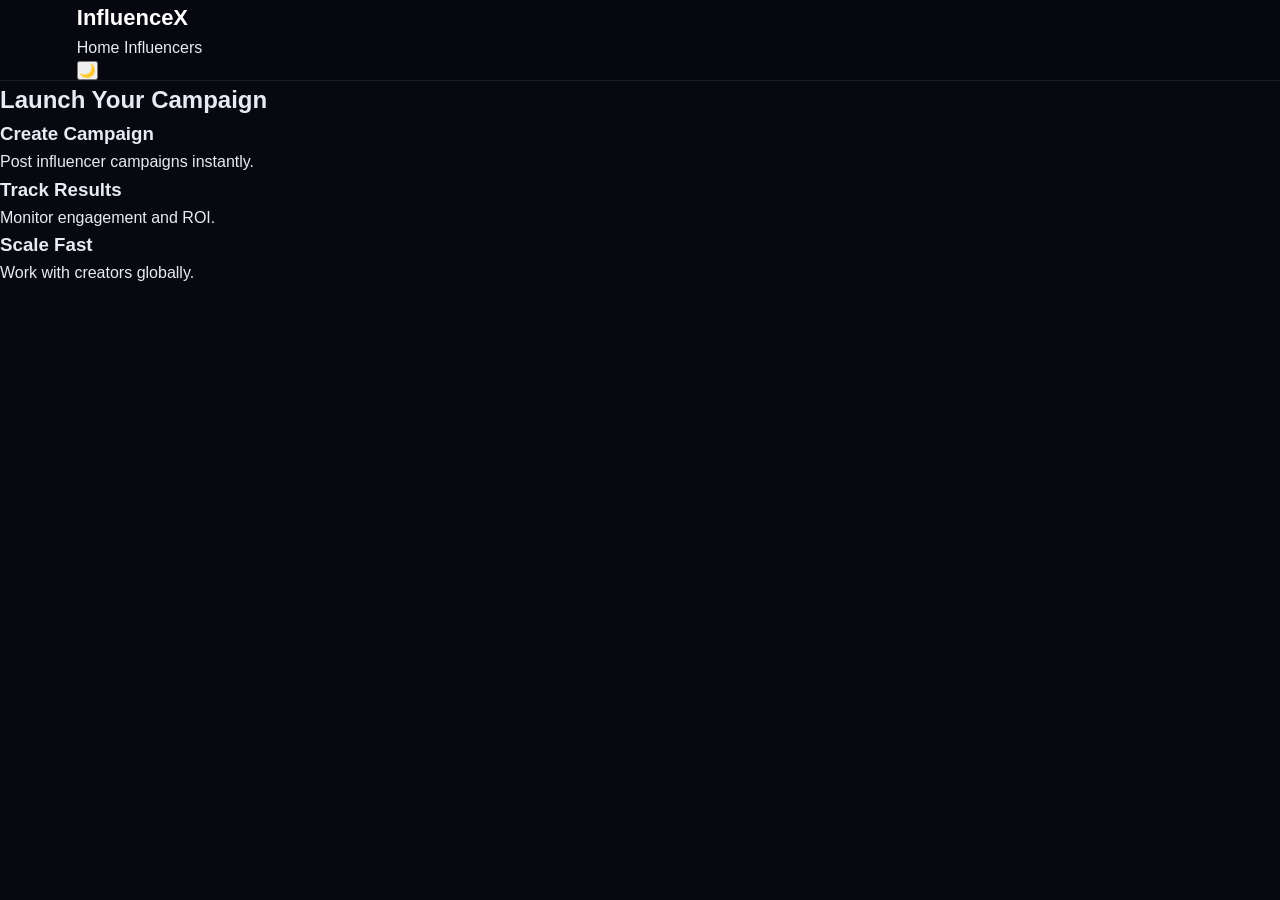
<file: brand.html>
<!DOCTYPE html>
<html lang="en">
<head>
  <meta charset="UTF-8">
  <meta name="viewport" content="width=device-width, initial-scale=1.0">
  <title>Brands</title>

  <link rel="stylesheet" href="style.css">
</head>

<body>

<header class="navbar">

  <div class="logo">InfluenceX</div>
  

  <nav>
    <a href="index.html">Home</a>
    <a href="influencers.html">Influencers</a>
  </nav>

  <div class="nav-right">

    <button id="themeToggle" class="theme-toggle">
      🌙
    </button>

  </div>

</header>

<section class="features">

  <h2>Launch Your Campaign</h2>

  <div class="feature-grid">

    <div class="feature-card">
      <h3>Create Campaign</h3>
      <p>Post influencer campaigns instantly.</p>
    </div>

    <div class="feature-card">
      <h3>Track Results</h3>
      <p>Monitor engagement and ROI.</p>
    </div>

    <div class="feature-card">
      <h3>Scale Fast</h3>
      <p>Work with creators globally.</p>
    </div>

  </div>

</section>

<script src="script.js"></script>

</body>
</html>
</file>
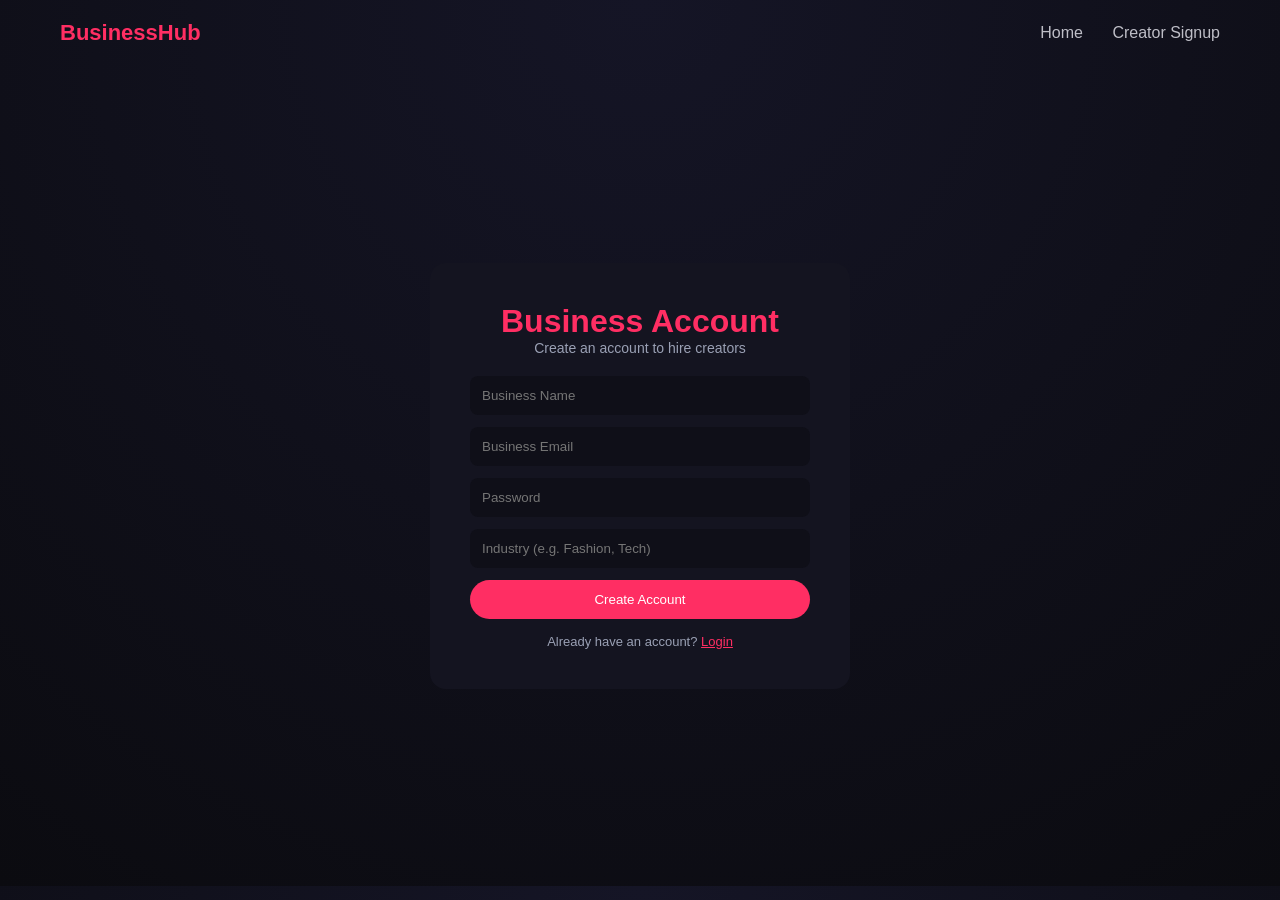
<file: business_signup.html>
<!DOCTYPE html>
<html lang="en">
<head>
<meta charset="UTF-8" />
<meta name="viewport" content="width=device-width, initial-scale=1.0"/>
<title>Business Sign Up</title>

<style>
:root {
  --primary: #ff2e63;
  --bg: #0b0b10;
  --card: #141420;
  --text: #eaeaf2;
  --muted: #9aa0b4;
}

* {
  margin: 0;
  padding: 0;
  box-sizing: border-box;
  font-family: "Segoe UI", sans-serif;
}

body {
  background: radial-gradient(circle at top, #151526, var(--bg));
  color: var(--text);
}

/* NAV */
nav {
  display: flex;
  justify-content: space-between;
  align-items: center;
  padding: 20px 60px;
}

.logo {
  color: var(--primary);
  font-size: 22px;
  font-weight: bold;
}

nav a {
  color: var(--text);
  text-decoration: none;
  margin-left: 25px;
  opacity: 0.8;
}

nav a:hover {
  color: var(--primary);
}

/* CENTER */
.wrapper {
  display: flex;
  justify-content: center;
  align-items: center;
  min-height: calc(100vh - 80px);
}

/* CARD */
.card {
  background: var(--card);
  padding: 40px;
  border-radius: 16px;
  width: 100%;
  max-width: 420px;
}

h1 {
  color: var(--primary);
  text-align: center;
}

p {
  color: var(--muted);
  text-align: center;
  margin-bottom: 20px;
  font-size: 14px;
}

input {
  width: 100%;
  padding: 12px;
  margin-bottom: 12px;
  border-radius: 8px;
  border: none;
  outline: none;
  background: #0f0f18;
  color: white;
}

button {
  width: 100%;
  padding: 12px;
  background: var(--primary);
  border: none;
  border-radius: 30px;
  color: white;
  cursor: pointer;
}

.small {
  text-align: center;
  margin-top: 15px;
  font-size: 13px;
  color: var(--muted);
}

.small a {
  color: var(--primary);
}
</style>

</head>

<body>

<!-- NAV -->
<nav>
  <div class="logo">BusinessHub</div>
  <div>
    <a href="index.html">Home</a>
    <a href="signup.html">Creator Signup</a>
  </div>
</nav>

<!-- SIGNUP -->
<div class="wrapper">
  <div class="card">
    <h1>Business Account</h1>
    <p>Create an account to hire creators</p>

    <form>
      <input type="text" placeholder="Business Name" required />
      <input type="email" placeholder="Business Email" required />
      <input type="password" placeholder="Password" required />
      <input type="text" placeholder="Industry (e.g. Fashion, Tech)" required />

      <button type="submit">Create Account</button>
    </form>

    <div class="small">
      Already have an account? <a href="#">Login</a>
    </div>
  </div>
</div>

</body>
</html>
</file>
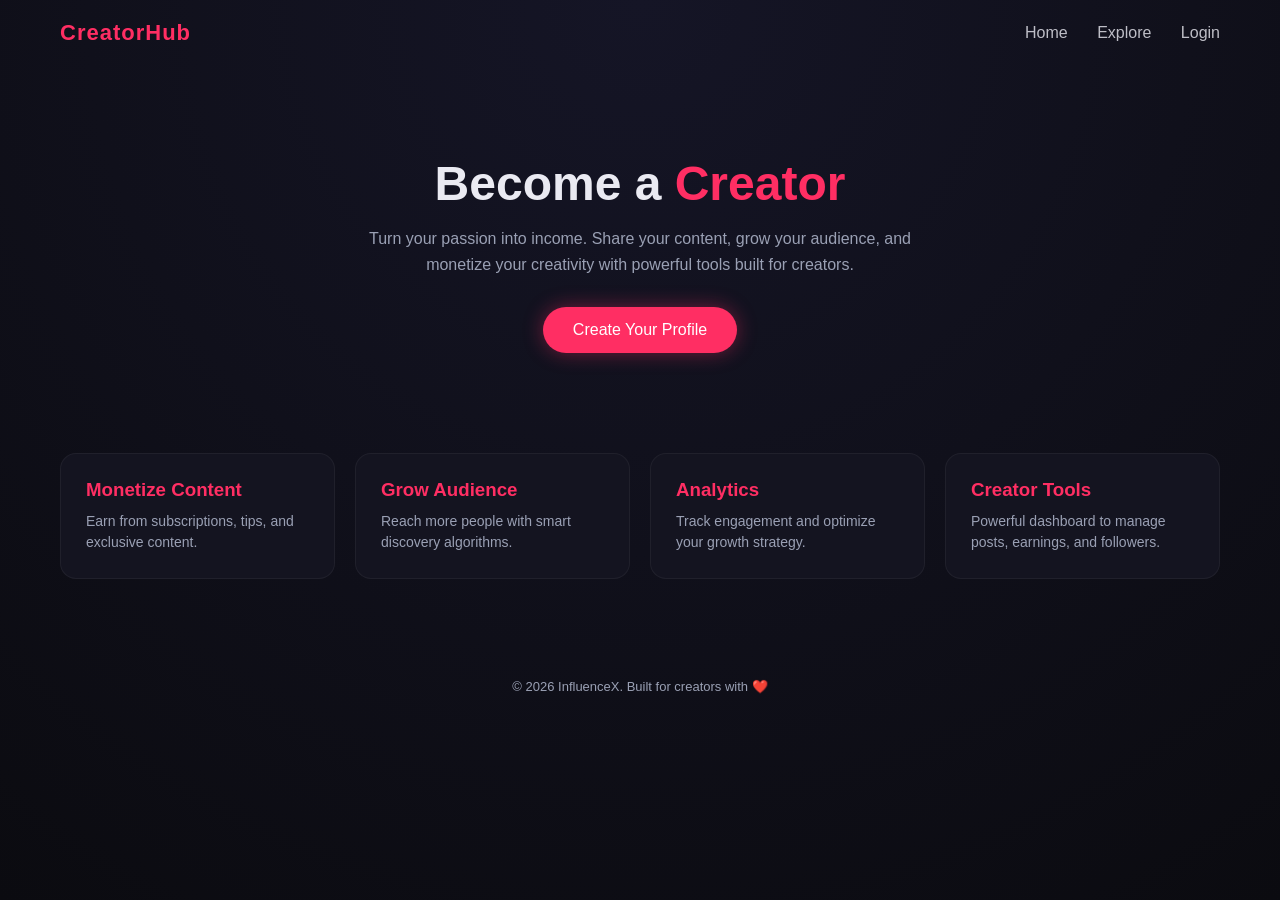
<file: creator.html>
<!DOCTYPE html>
<html lang="en">
<head>
<meta charset="UTF-8" />
<meta name="viewport" content="width=device-width, initial-scale=1.0"/>
<title>Become a Creator</title>

<style>
:root {
  --primary: #ff2e63;
  --bg: #0b0b10;
  --card: #141420;
  --text: #eaeaf2;
  --muted: #9aa0b4;
}

* {
  margin: 0;
  padding: 0;
  box-sizing: border-box;
  font-family: "Segoe UI", sans-serif;
}

body {
  background: radial-gradient(circle at top, #151526, var(--bg));
  color: var(--text);
  min-height: 100vh;
}

/* NAV */
nav {
  display: flex;
  justify-content: space-between;
  align-items: center;
  padding: 20px 60px;
}

.logo {
  color: var(--primary);
  font-size: 22px;
  font-weight: bold;
  letter-spacing: 1px;
}

nav a {
  color: var(--text);
  text-decoration: none;
  margin-left: 25px;
  opacity: 0.8;
}

nav a:hover {
  color: var(--primary);
}

/* HERO */
.hero {
  text-align: center;
  padding: 90px 20px 40px;
}

.hero h1 {
  font-size: 48px;
  margin-bottom: 15px;
}

.hero h1 span {
  color: var(--primary);
}

.hero p {
  color: var(--muted);
  max-width: 600px;
  margin: auto;
  line-height: 1.6;
}

/* BUTTON */
.cta {
  margin-top: 30px;
}

button {
  background: var(--primary);
  border: none;
  padding: 14px 30px;
  font-size: 16px;
  color: white;
  border-radius: 30px;
  cursor: pointer;
  transition: 0.3s;
  box-shadow: 0 0 20px rgba(255, 46, 99, 0.4);
}

button:hover {
  transform: translateY(-2px);
  box-shadow: 0 0 30px rgba(255, 46, 99, 0.7);
}

/* FEATURES */
.features {
  display: grid;
  grid-template-columns: repeat(auto-fit, minmax(250px, 1fr));
  gap: 20px;
  padding: 60px;
}

.card {
  background: var(--card);
  padding: 25px;
  border-radius: 16px;
  border: 1px solid rgba(255,255,255,0.05);
  transition: 0.3s;
}

.card:hover {
  transform: translateY(-5px);
  border-color: var(--primary);
}

.card h3 {
  color: var(--primary);
  margin-bottom: 10px;
}

.card p {
  color: var(--muted);
  font-size: 14px;
  line-height: 1.5;
}

/* FOOTER */
footer {
  text-align: center;
  padding: 40px;
  color: var(--muted);
  font-size: 13px;
}
</style>

</head>

<body>

<nav>
  <div class="logo">CreatorHub</div>
  <div>
    <a href="index.html">Home</a>
    <a href="#">Explore</a>
    <a href="creator_login.html">Login</a>
  </div>
</nav>

<section class="hero">
  <h1>Become a <span>Creator</span></h1>
  <p>
    Turn your passion into income. Share your content, grow your audience,
    and monetize your creativity with powerful tools built for creators.
  </p>

  <div class="cta">
    <button onclick="window.location.href='creator_signup.html'">Create Your Profile</button>
  </div>
</section>

<section class="features">
  <div class="card">
    <h3>Monetize Content</h3>
    <p>Earn from subscriptions, tips, and exclusive content.</p>
  </div>

  <div class="card">
    <h3>Grow Audience</h3>
    <p>Reach more people with smart discovery algorithms.</p>
  </div>

  <div class="card">
    <h3>Analytics</h3>
    <p>Track engagement and optimize your growth strategy.</p>
  </div>

  <div class="card">
    <h3>Creator Tools</h3>
    <p>Powerful dashboard to manage posts, earnings, and followers.</p>
  </div>
</section>

<footer>
  © 2026 InfluenceX. Built for creators with ❤️
</footer>

</body>
</html>
</file>
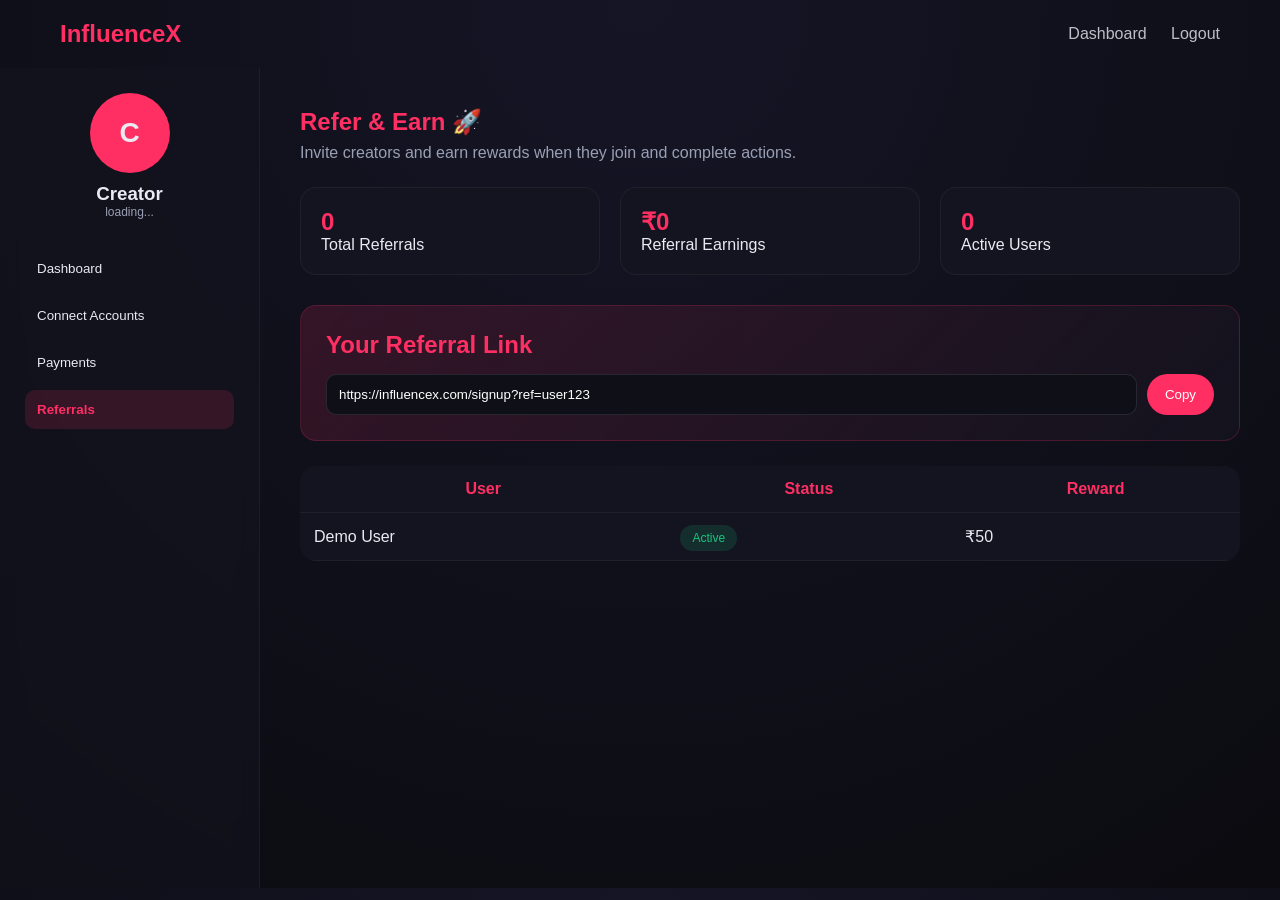
<file: creator_referral.html>
<!DOCTYPE html>
<html lang="en">
<head>
<meta charset="UTF-8">
<meta name="viewport" content="width=device-width, initial-scale=1.0"/>

<title>Referrals - InfluenceX</title>

<style>
:root {
  --primary: #ff2e63;
  --bg: #0b0b10;
  --card: #141420;
  --text: #eaeaf2;
  --muted: #9aa0b4;
}

* {
  margin: 0;
  padding: 0;
  box-sizing: border-box;
  font-family: "Segoe UI", sans-serif;
}

body {
  background: radial-gradient(circle at top, #151526, var(--bg));
  color: var(--text);
}

/* NAV */
nav {
  display: flex;
  justify-content: space-between;
  align-items: center;
  padding: 20px 60px;
}

.logo {
  color: var(--primary);
  font-size: 24px;
  font-weight: 700;
}

nav a {
  color: var(--text);
  text-decoration: none;
  margin-left: 20px;
  opacity: 0.8;
}

nav a:hover {
  color: var(--primary);
}

/* DASHBOARD LAYOUT */
.container {
  display: grid;
  grid-template-columns: 260px 1fr;
  min-height: calc(100vh - 80px);
}

/* SIDEBAR (SAME AS DASHBOARD) */
.sidebar {
  background: rgba(20,20,32,0.6);
  backdrop-filter: blur(10px);
  padding: 25px;
  border-right: 1px solid rgba(255,255,255,0.05);
}

.profile {
  text-align: center;
  margin-bottom: 30px;
}

.avatar {
  width: 80px;
  height: 80px;
  border-radius: 50%;
  background: var(--primary);
  margin: auto;
  display: flex;
  align-items: center;
  justify-content: center;
  font-size: 28px;
  font-weight: bold;
}

.profile h3 {
  margin-top: 10px;
}

.profile p {
  font-size: 12px;
  color: var(--muted);
}

.menu button {
  width: 100%;
  background: transparent;
  border: none;
  color: var(--text);
  padding: 12px;
  text-align: left;
  cursor: pointer;
  border-radius: 10px;
  margin-bottom: 8px;
  transition: 0.3s;
}

.menu button:hover {
  background: rgba(255,46,99,0.1);
  color: var(--primary);
}

.menu button.active {
  background: rgba(255, 46, 99, 0.15);
  color: var(--primary);
  font-weight: 600;
}

/* MAIN */
.main {
  padding: 40px;
}

/* SECTIONS */
.section {
  display: none;
}

.section.active {
  display: block;
}

/* CARDS */
.grid {
  display: grid;
  grid-template-columns: repeat(auto-fit, minmax(240px, 1fr));
  gap: 20px;
  margin-bottom: 30px;
}

.card {
  background: var(--card);
  padding: 20px;
  border-radius: 16px;
  border: 1px solid rgba(255,255,255,0.05);
}

.card h2 {
  color: var(--primary);
}

/* REF LINK BOX */
.ref-box {
  background: linear-gradient(135deg, rgba(255,46,99,0.15), rgba(20,20,32,0.8));
  padding: 25px;
  border-radius: 16px;
  border: 1px solid rgba(255,46,99,0.2);
  margin-top: 20px;
}

.ref-link {
  display: flex;
  gap: 10px;
  margin-top: 15px;
}

.ref-link input {
  flex: 1;
  padding: 12px;
  border-radius: 10px;
  border: 1px solid rgba(255,255,255,0.1);
  background: #0f0f18;
  color: white;
}

button.primary {
  background: var(--primary);
  border: none;
  padding: 12px 18px;
  color: white;
  border-radius: 30px;
  cursor: pointer;
}

/* TABLE */
table {
  width: 100%;
  border-collapse: collapse;
  margin-top: 25px;
  background: var(--card);
  border-radius: 16px;
  overflow: hidden;
}

th, td {
  padding: 14px;
  border-bottom: 1px solid rgba(255,255,255,0.05);
}

th {
  color: var(--primary);
}

.badge {
  padding: 6px 12px;
  border-radius: 20px;
  background: rgba(25,195,125,0.15);
  color: #19c37d;
  font-size: 12px;
}
</style>
</head>

<body>

<nav>
  <div class="logo">InfluenceX</div>
  <div>
    <a href="creator_dashboard.html">Dashboard</a>
    <a href="#" id="logoutBtn">Logout</a>
  </div>
</nav>

<div class="container">

  <!-- SIDEBAR (SAME STYLE AS DASHBOARD) -->
  <div class="sidebar">

    <div class="profile">
      <div class="avatar" id="avatarLetter">C</div>
      <h3 id="creatorName">Creator</h3>
      <p id="creatorEmail">loading...</p>
    </div>

    <div class="menu">

      <button onclick="window.location.href='creator_dashboard.html'">
        Dashboard
      </button>

      <button onclick="window.location.href='connect_creator_acc.html'">
        Connect Accounts
      </button>

      <button onclick="window.location.href='creator_payment.html'">
        Payments
      </button>

      <button class="active">
        Referrals
      </button>

    </div>

  </div>

  <!-- MAIN -->
  <div class="main">

    <!-- REFERRALS SECTION -->
    <div class="section active">

      <h2 style="color:var(--primary)">Refer & Earn 🚀</h2>

      <p style="color:var(--muted); margin-top:8px;">
        Invite creators and earn rewards when they join and complete actions.
      </p>

      <!-- STATS -->
      <div class="grid" style="margin-top:25px;">

        <div class="card">
          <h2>0</h2>
          <p>Total Referrals</p>
        </div>

        <div class="card">
          <h2>₹0</h2>
          <p>Referral Earnings</p>
        </div>

        <div class="card">
          <h2>0</h2>
          <p>Active Users</p>
        </div>

      </div>

      <!-- REF LINK -->
      <div class="ref-box">

        <h2 style="color:var(--primary)">Your Referral Link</h2>

        <div class="ref-link">

          <input type="text" id="refLink" readonly>

          <button class="primary" onclick="copyLink()">
            Copy
          </button>

        </div>

      </div>

      <!-- TABLE -->
      <table>

        <tr>
          <th>User</th>
          <th>Status</th>
          <th>Reward</th>
        </tr>

        <tr>
          <td>Demo User</td>
          <td><span class="badge">Active</span></td>
          <td>₹50</td>
        </tr>

      </table>

    </div>

  </div>

</div>

<script>

// referral link
function generateLink(){
  const uid = "user123"; // later replace with Firebase UID
  document.getElementById("refLink").value =
    `https://influencex.com/signup?ref=${uid}`;
}

function copyLink(){
  const input = document.getElementById("refLink");
  input.select();
  document.execCommand("copy");
  alert("Copied!");
}

generateLink();

</script>

</body>
</html>
</file>
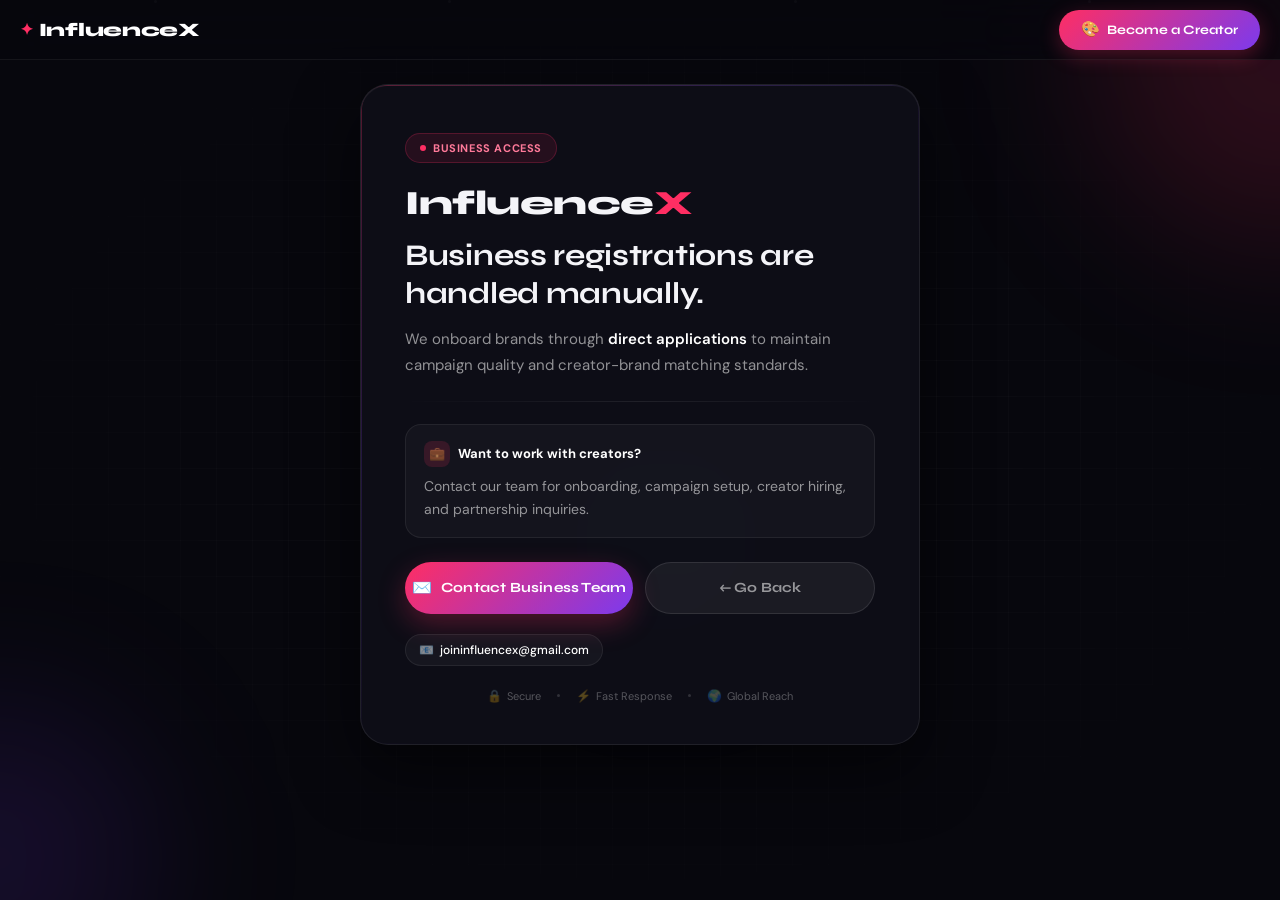
<file: temp_business_dashboard.html>
<!DOCTYPE html>
<html lang="en">
<head>
<meta charset="UTF-8" />
<meta name="viewport" content="width=device-width, initial-scale=1.0, viewport-fit=cover"/>
<meta name="theme-color" content="#07070d"/>
<title>Business Access — InfluenceX</title>

<link rel="preconnect" href="https://fonts.googleapis.com">
<link rel="preconnect" href="https://fonts.gstatic.com" crossorigin>
<link href="https://fonts.googleapis.com/css2?family=Syne:wght@400;600;700;800&family=DM+Sans:ital,opsz,wght@0,9..40,300;0,9..40,400;0,9..40,500;0,9..40,700;1,9..40,400&display=swap" rel="stylesheet">

<style>
:root {
  --bg: #07070d;
  --card: #11111a;
  --border: rgba(255,255,255,.08);
  --text: #f4f4f8;
  --muted: rgba(255,255,255,.55);
  --red: #ff2e63;
  --purple: #7c3aed;
  --grad: linear-gradient(135deg, var(--red), var(--purple));
  --nav-h: 60px;
  --safe-bottom: env(safe-area-inset-bottom, 0px);
  --safe-left: env(safe-area-inset-left, 0px);
  --safe-right: env(safe-area-inset-right, 0px);
}

*, *::before, *::after {
  margin: 0;
  padding: 0;
  box-sizing: border-box;
  -webkit-tap-highlight-color: transparent;
}

html {
  scroll-behavior: smooth;
  -webkit-text-size-adjust: 100%;
}

body {
  font-family: 'DM Sans', sans-serif;
  background: var(--bg);
  color: var(--text);
  min-height: 100svh;
  min-height: -webkit-fill-available;
  display: flex;
  flex-direction: column;
  align-items: center;
  justify-content: center;
  overflow-x: hidden;
  overflow-y: auto;
  position: relative;
  padding: calc(var(--nav-h) + 24px) max(16px, var(--safe-right)) calc(32px + var(--safe-bottom)) max(16px, var(--safe-left));
}

/* ── BACKGROUND ── */
.bg-grid {
  position: fixed;
  inset: 0;
  background-image:
    linear-gradient(rgba(255,255,255,.025) 1px, transparent 1px),
    linear-gradient(90deg, rgba(255,255,255,.025) 1px, transparent 1px);
  background-size: 36px 36px;
  mask-image: radial-gradient(ellipse at center, black 30%, transparent 80%);
  z-index: 0;
  pointer-events: none;
}

.blob {
  position: fixed;
  pointer-events: none;
  border-radius: 50%;
  filter: blur(80px);
  z-index: 0;
  will-change: transform;
}

.blob1 {
  width: min(380px, 80vw);
  height: min(380px, 80vw);
  background: rgba(255,46,99,.15);
  top: -15%;
  right: -15%;
  animation: floatBlob 14s ease-in-out infinite alternate;
}

.blob2 {
  width: min(300px, 70vw);
  height: min(300px, 70vw);
  background: rgba(124,58,237,.14);
  bottom: -12%;
  left: -12%;
  animation: floatBlob 11s ease-in-out infinite alternate-reverse;
}

.blob3 {
  width: min(180px, 45vw);
  height: min(180px, 45vw);
  background: rgba(37,99,235,.1);
  top: 50%;
  left: 45%;
  animation: floatBlob 18s ease-in-out infinite alternate;
}

@keyframes floatBlob {
  from { transform: translate(0, 0) scale(1); }
  to   { transform: translate(-20px, -28px) scale(1.07); }
}

/* particles — fewer on mobile for perf */
.particles {
  position: fixed;
  inset: 0;
  overflow: hidden;
  z-index: 0;
  pointer-events: none;
}

.particles span {
  position: absolute;
  width: 3px;
  height: 3px;
  border-radius: 50%;
  background: rgba(255,255,255,.3);
  animation: particleFloat linear infinite;
}

.particles span:nth-child(1) { left: 12%; animation-duration: 18s; animation-delay: 0s; }
.particles span:nth-child(2) { left: 35%; animation-duration: 24s; animation-delay: 4s; }
.particles span:nth-child(3) { left: 62%; animation-duration: 20s; animation-delay: 2s; }
.particles span:nth-child(4) { left: 85%; animation-duration: 28s; animation-delay: 7s; }

@keyframes particleFloat {
  from  { transform: translateY(105vh) scale(0); opacity: 0; }
  8%    { opacity: 1; }
  to    { transform: translateY(-10vh) scale(1); opacity: 0; }
}

/* ── NAV ── */
.nav {
  position: fixed;
  top: 0; left: 0; right: 0;
  z-index: 200;
  height: var(--nav-h);
  display: flex;
  align-items: center;
  justify-content: space-between;
  padding: 0 20px;
  padding-left: max(20px, var(--safe-left));
  padding-right: max(20px, var(--safe-right));
  background: rgba(7,7,13,.82);
  backdrop-filter: blur(24px) saturate(180%);
  -webkit-backdrop-filter: blur(24px) saturate(180%);
  border-bottom: 1px solid rgba(255,255,255,.06);
}

.nav-logo {
  font-family: 'Syne', sans-serif;
  font-size: clamp(15px, 4.5vw, 19px);
  font-weight: 800;
  color: white;
  text-decoration: none;
  display: flex;
  align-items: center;
  gap: 6px;
  flex-shrink: 0;
  white-space: nowrap;
  letter-spacing: -.3px;
}

.nav-logo .star { color: var(--red); font-size: 16px; }

.nav-cta {
  display: inline-flex;
  align-items: center;
  gap: 7px;
  padding: 9px 18px;
  border-radius: 50px;
  background: var(--grad);
  color: white;
  font-family: 'Syne', sans-serif;
  font-weight: 700;
  font-size: 12.5px;
  text-decoration: none;
  box-shadow: 0 6px 20px rgba(255,46,99,.28);
  flex-shrink: 0;
  white-space: nowrap;
  transition: transform .2s, box-shadow .2s, opacity .2s;
  /* touch-friendly */
  min-height: 40px;
  touch-action: manipulation;
}

.nav-cta:active {
  transform: scale(.96);
  opacity: .88;
}

.nav-cta-text { display: inline; }
.nav-cta-icon { font-size: 15px; line-height: 1; }

/* hide text on very small phones */
@media (max-width: 400px) {
  .nav-cta-text { display: none; }
  .nav-cta { padding: 9px 13px; gap: 0; }
}

/* ── CARD ── */
.card {
  width: 100%;
  max-width: 560px;
  background: rgba(15,15,24,.9);
  backdrop-filter: blur(24px);
  -webkit-backdrop-filter: blur(24px);
  border: 1px solid var(--border);
  border-radius: 24px;
  padding: 36px 28px 32px;
  position: relative;
  z-index: 10;
  overflow: hidden;
  box-shadow:
    0 24px 64px rgba(0,0,0,.55),
    inset 0 1px 0 rgba(255,255,255,.05);
  animation: fadeUp .55s cubic-bezier(.22,1,.36,1) both;
}

/* subtle gradient top border */
.card::before {
  content: '';
  position: absolute;
  inset: 0;
  border-radius: 24px;
  padding: 1px;
  background: linear-gradient(135deg, rgba(255,46,99,.3), rgba(124,58,237,.2), transparent 60%);
  -webkit-mask: linear-gradient(#fff 0 0) content-box, linear-gradient(#fff 0 0);
  mask: linear-gradient(#fff 0 0) content-box, linear-gradient(#fff 0 0);
  -webkit-mask-composite: xor;
  mask-composite: exclude;
  pointer-events: none;
}

@keyframes fadeUp {
  from { opacity: 0; transform: translateY(28px) scale(.98); }
  to   { opacity: 1; transform: translateY(0) scale(1); }
}

/* ── BADGE ── */
.badge {
  display: inline-flex;
  align-items: center;
  gap: 7px;
  padding: 7px 14px;
  border-radius: 40px;
  background: rgba(255,46,99,.1);
  border: 1px solid rgba(255,46,99,.22);
  color: #ff7a9a;
  font-size: 11px;
  font-weight: 700;
  letter-spacing: .6px;
  text-transform: uppercase;
  margin-bottom: 20px;
}

.dot {
  width: 6px;
  height: 6px;
  border-radius: 50%;
  background: var(--red);
  animation: pulse 2s ease-in-out infinite;
  flex-shrink: 0;
}

@keyframes pulse {
  0%,100% { transform: scale(1); opacity: 1; }
  50%      { transform: scale(1.5); opacity: .55; }
}

/* ── LOGO ── */
.logo {
  font-family: 'Syne', sans-serif;
  font-size: clamp(26px, 7vw, 34px);
  font-weight: 800;
  margin-bottom: 14px;
  letter-spacing: -.5px;
}

.logo span { color: var(--red); }

/* ── HEADING ── */
h1 {
  font-family: 'Syne', sans-serif;
  font-size: clamp(20px, 5.5vw, 30px);
  line-height: 1.25;
  margin-bottom: 14px;
  letter-spacing: -.3px;
}

/* ── BODY TEXT ── */
p {
  color: var(--muted);
  font-size: clamp(14px, 3.8vw, 15px);
  line-height: 1.75;
}

.highlight {
  color: white;
  font-weight: 600;
}

/* ── DIVIDER ── */
.divider {
  height: 1px;
  background: linear-gradient(90deg, transparent, rgba(255,255,255,.08), transparent);
  margin: 22px 0;
}

/* ── NOTICE BOX ── */
.notice {
  padding: 16px 18px;
  border-radius: 16px;
  background: rgba(255,255,255,.03);
  border: 1px solid rgba(255,255,255,.07);
  margin-top: 20px;
}

.notice-title {
  display: flex;
  align-items: center;
  gap: 8px;
  font-size: 13px;
  font-weight: 700;
  color: white;
  margin-bottom: 8px;
}

.notice-icon {
  width: 26px;
  height: 26px;
  border-radius: 8px;
  background: rgba(255,46,99,.15);
  display: flex;
  align-items: center;
  justify-content: center;
  font-size: 13px;
  flex-shrink: 0;
}

.notice p {
  font-size: clamp(13px, 3.5vw, 14px);
  line-height: 1.65;
}

/* ── ACTIONS ── */
.actions {
  display: flex;
  flex-direction: column;
  gap: 12px;
  margin-top: 24px;
}

.btn {
  width: 100%;
  height: 52px;
  border: none;
  border-radius: 16px;
  font-family: 'Syne', sans-serif;
  font-size: 14px;
  font-weight: 700;
  cursor: pointer;
  text-decoration: none;
  display: flex;
  align-items: center;
  justify-content: center;
  gap: 9px;
  letter-spacing: .2px;
  transition: transform .18s, box-shadow .18s, opacity .18s;
  touch-action: manipulation;
  /* large tap target */
  min-height: 52px;
}

.btn:active {
  transform: scale(.97);
  opacity: .88;
}

.btn-primary {
  background: var(--grad);
  color: white;
  box-shadow: 0 10px 28px rgba(255,46,99,.28);
}

.btn-primary:hover {
  box-shadow: 0 16px 36px rgba(255,46,99,.38);
}

.btn-secondary {
  background: rgba(255,255,255,.06);
  border: 1px solid rgba(255,255,255,.1);
  color: var(--muted);
}

.btn-secondary:hover {
  background: rgba(255,255,255,.09);
  color: white;
}

.btn-icon { font-size: 16px; line-height: 1; }

/* ── CONTACT CHIPS ── */
.contact-row {
  display: flex;
  align-items: center;
  gap: 8px;
  margin-top: 20px;
  flex-wrap: wrap;
}

.contact-chip {
  display: inline-flex;
  align-items: center;
  gap: 6px;
  padding: 7px 13px;
  border-radius: 50px;
  background: rgba(255,255,255,.04);
  border: 1px solid rgba(255,255,255,.07);
  font-size: 12px;
  color: rgba(255,255,255,.5);
  text-decoration: none;
  transition: background .2s, color .2s;
  touch-action: manipulation;
}

.contact-chip span { color: white; font-weight: 500; }
.contact-chip:active { background: rgba(255,255,255,.09); color: rgba(255,255,255,.8); }

/* ── TRUST ROW ── */
.trust-row {
  display: flex;
  align-items: center;
  justify-content: center;
  gap: 16px;
  margin-top: 22px;
  flex-wrap: wrap;
}

.trust-item {
  display: flex;
  align-items: center;
  gap: 5px;
  font-size: 11px;
  color: rgba(255,255,255,.3);
  white-space: nowrap;
}

.trust-item .ti { font-size: 12px; }

.trust-sep {
  width: 3px;
  height: 3px;
  border-radius: 50%;
  background: rgba(255,255,255,.15);
}

/* ── DESKTOP tweaks ── */
@media (min-width: 640px) {
  .card {
    padding: 48px 44px 40px;
    border-radius: 28px;
  }

  .actions {
    flex-direction: row;
    flex-wrap: wrap;
  }

  .btn {
    flex: 1;
    min-width: 140px;
    border-radius: 50px;
  }

  .nav-cta { padding: 10px 22px; font-size: 13px; }

  /* re-enable tilt on desktop only */
  .card { perspective: 1000px; }
}

@media (hover: hover) {
  .nav-cta:hover {
    transform: translateY(-2px);
    box-shadow: 0 12px 28px rgba(255,46,99,.38);
  }
}

/* reduce motion */
@media (prefers-reduced-motion: reduce) {
  *, *::before, *::after {
    animation-duration: .01ms !important;
    transition-duration: .01ms !important;
  }
}
</style>
</head>

<body>

<!-- BG -->
<div class="bg-grid"></div>
<div class="blob blob1"></div>
<div class="blob blob2"></div>
<div class="blob blob3"></div>
<div class="particles">
  <span></span><span></span><span></span><span></span>
</div>

<!-- NAV -->
<nav class="nav">
  <a href="index.html" class="nav-logo">
    <span class="star">✦</span>
    InfluenceX
  </a>
  <a href="creator_signup.html" class="nav-cta">
    <span class="nav-cta-icon">🎨</span>
    <span class="nav-cta-text">Become a Creator</span>
  </a>
</nav>

<!-- CARD -->
<div class="card" id="card">

  <div class="badge">
    <div class="dot"></div>
    Business Access
  </div>

  <div class="logo">Influence<span>X</span></div>

  <h1>Business registrations are handled manually.</h1>

  <p>
    We onboard brands through
    <span class="highlight">direct applications</span>
    to maintain campaign quality and creator-brand matching standards.
  </p>

  <div class="divider"></div>

  <div class="notice">
    <div class="notice-title">
      <div class="notice-icon">💼</div>
      Want to work with creators?
    </div>
    <p>
      Contact our team for onboarding, campaign setup, creator hiring,
      and partnership inquiries.
    </p>
  </div>

  <div class="actions">
    <a href="mailto:joininfluencex@gmail.com" class="btn btn-primary">
      <span class="btn-icon">✉️</span>
      Contact Business Team
    </a>
    <button class="btn btn-secondary" onclick="goBack()">
      ← Go Back
    </button>
  </div>

  <div class="contact-row">
    <a href="mailto:joininfluencex@gmail.com" class="contact-chip">
      📧 <span>joininfluencex@gmail.com</span>
    </a>
  </div>

  <div class="trust-row">
    <div class="trust-item"><span class="ti">🔒</span> Secure</div>
    <div class="trust-sep"></div>
    <div class="trust-item"><span class="ti">⚡</span> Fast Response</div>
    <div class="trust-sep"></div>
    <div class="trust-item"><span class="ti">🌍</span> Global Reach</div>
  </div>

</div>

<script>
function goBack() {
  if (window.history.length > 1) {
    window.history.back();
  } else {
    window.location.href = 'index.html';
  }
}

/* Tilt effect — desktop only, skip on touch devices */
const card = document.getElementById('card');
const isTouch = window.matchMedia('(hover: none)').matches;

if (!isTouch) {
  document.addEventListener('mousemove', (e) => {
    const x = (window.innerWidth  / 2 - e.clientX) / 50;
    const y = (window.innerHeight / 2 - e.clientY) / 50;
    card.style.transform = `rotateY(${x}deg) rotateX(${-y}deg)`;
  });
  document.addEventListener('mouseleave', () => {
    card.style.transform = '';
  });
}
</script>

</body>
</html>
</file>
<file: style.css>
/* =============================================
   INFLUENCEX — ENHANCED STYLESHEET
   Aesthetic: Dark luxury editorial with precision
   Fonts: Syne (display) + DM Sans (body)
============================================= */

:root {
  --red:      #ff2e63;
  --red-soft: #ff6b81;
  --purple:   #7c3aed;
  --bg:       #080810;
  --bg-card:  rgba(255,255,255,0.04);
  --bg-card-hover: rgba(255,255,255,0.07);
  --border:   rgba(255,255,255,0.08);
  --border-hover: rgba(255,255,255,0.18);
  --text:     #eaeaf4;
  --text-muted: rgba(255,255,255,0.55);
  --text-dim:   rgba(255,255,255,0.35);
  --grad: linear-gradient(135deg, var(--red), var(--purple));
  --grad-text: linear-gradient(90deg, var(--red), var(--purple));
  --radius:   20px;
  --radius-sm: 12px;
  --transition: 0.35s cubic-bezier(0.4, 0, 0.2, 1);
}

/* ─── RESET & BASE ─────────────────────────── */
*, *::before, *::after {
  margin: 0; padding: 0; box-sizing: border-box;
}

html { scroll-behavior: smooth; }

body {
  font-family: 'DM Sans', sans-serif;
  background: var(--bg);
  color: var(--text);
  line-height: 1.6;
  overflow-x: hidden;
  cursor: none;
}

a { text-decoration: none; color: inherit; }
img { display: block; max-width: 100%; }

/* ─── NOISE OVERLAY ────────────────────────── */
.noise-overlay {
  position: fixed;
  inset: 0;
  z-index: 9999;
  pointer-events: none;
  opacity: 0.025;
  background-image: url("data:image/svg+xml,%3Csvg viewBox='0 0 256 256' xmlns='http://www.w3.org/2000/svg'%3E%3Cfilter id='noise'%3E%3CfeTurbulence type='fractalNoise' baseFrequency='0.9' numOctaves='4' stitchTiles='stitch'/%3E%3C/filter%3E%3Crect width='100%25' height='100%25' filter='url(%23noise)'/%3E%3C/svg%3E");
  background-repeat: repeat;
  background-size: 128px 128px;
}

/* ─── CUSTOM CURSOR ────────────────────────── */
.cursor {
  position: fixed;
  width: 8px; height: 8px;
  background: var(--red);
  border-radius: 50%;
  pointer-events: none;
  z-index: 99999;
  transform: translate(-50%, -50%);
  transition: transform 0.1s, opacity 0.3s;
  mix-blend-mode: normal;
}

.cursor-follower {
  position: fixed;
  width: 32px; height: 32px;
  border: 1.5px solid rgba(255,46,99,0.5);
  border-radius: 50%;
  pointer-events: none;
  z-index: 99998;
  transform: translate(-50%, -50%);
  transition: transform 0.15s ease, width 0.3s, height 0.3s, border-color 0.3s;
}

.cursor-follower.hovering {
  width: 50px; height: 50px;
  border-color: rgba(255,46,99,0.8);
}

/* ─── SHARED SECTION STYLES ────────────────── */
.section-header {
  text-align: center;
  max-width: 780px;
  margin: 0 auto 80px;
}

.section-tag {
  display: inline-block;
  padding: 8px 18px;
  border-radius: 40px;
  background: rgba(255,46,99,0.1);
  border: 1px solid rgba(255,46,99,0.25);
  color: var(--red);
  font-size: 11px;
  font-weight: 700;
  letter-spacing: 2px;
  font-family: 'Syne', sans-serif;
  margin-bottom: 22px;
}

.section-header h2 {
  font-family: 'Syne', sans-serif;
  font-size: clamp(36px, 5vw, 58px);
  font-weight: 800;
  line-height: 1.08;
  color: white;
  margin-bottom: 18px;
  letter-spacing: -1px;
}

.section-header p {
  color: var(--text-muted);
  font-size: 17px;
  line-height: 1.75;
  max-width: 560px;
  margin: 0 auto;
}

.grad-text {
  background: var(--grad-text);
  -webkit-background-clip: text;
  -webkit-text-fill-color: transparent;
  background-clip: text;
}

.section-bg-glow {
  position: absolute;
  border-radius: 50%;
  filter: blur(140px);
  pointer-events: none;
  z-index: 0;
}
.glow-red  { width: 500px; height: 500px; background: rgba(255,46,99,0.12);  top: -200px; left: -150px; }
.glow-purple { width: 450px; height: 450px; background: rgba(124,58,237,0.1); bottom: -180px; right: -120px; }

/* ─── BUTTONS ──────────────────────────────── */
.btn-primary {
  display: inline-flex;
  align-items: center;
  gap: 10px;
  padding: 15px 32px;
  border-radius: 50px;
  background: var(--grad);
  color: white;
  font-family: 'Syne', sans-serif;
  font-weight: 700;
  font-size: 15px;
  border: none;
  cursor: pointer;
  position: relative;
  overflow: hidden;
  transition: var(--transition);
  box-shadow: 0 12px 35px rgba(255,46,99,0.35);
  text-decoration: none;
}

.btn-primary:hover {
  transform: translateY(-4px);
  box-shadow: 0 22px 45px rgba(255,46,99,0.45);
}

.btn-shine {
  position: absolute;
  inset: 0;
  background: linear-gradient(105deg, transparent 40%, rgba(255,255,255,0.25) 50%, transparent 60%);
  transform: translateX(-100%);
  transition: transform 0.55s ease;
}

.btn-primary:hover .btn-shine {
  transform: translateX(100%);
}

.btn-outline {
  display: inline-flex;
  align-items: center;
  gap: 10px;
  padding: 15px 32px;
  border-radius: 50px;
  background: transparent;
  color: white;
  font-family: 'Syne', sans-serif;
  font-weight: 600;
  font-size: 15px;
  border: 1px solid var(--border-hover);
  cursor: pointer;
  transition: var(--transition);
  backdrop-filter: blur(12px);
}

.btn-outline:hover {
  background: rgba(255,255,255,0.06);
  border-color: rgba(255,255,255,0.3);
  transform: translateY(-4px);
}

.btn-ghost {
  color: var(--text-muted);
  font-size: 15px;
  transition: color 0.3s;
  text-decoration: none;
}

.btn-ghost:hover { color: white; }

/* ─── NAVBAR ───────────────────────────────── */
.navbar {
  position: sticky;
  top: 0;
  z-index: 1000;
  padding: 0 6%;
  background: rgba(8,8,16,0.8);
  backdrop-filter: blur(24px);
  -webkit-backdrop-filter: blur(24px);
  border-bottom: 1px solid var(--border);
  transition: background 0.4s;
}

.navbar.scrolled {
  background: rgba(8,8,16,0.96);
}

.nav-inner {
  display: flex;
  align-items: center;
  justify-content: space-between;
  height: 68px;
}

.logo {
  font-family: 'Syne', sans-serif;
  font-size: 22px;
  font-weight: 800;
  color: white;
  display: flex;
  align-items: center;
  gap: 8px;
}

.logo-icon {
  color: var(--red);
  font-size: 14px;
}

.nav-links {
  display: flex;
  align-items: center;
  gap: 6px;
}

.nav-link {
  padding: 8px 14px;
  border-radius: 8px;
  font-size: 14px;
  font-weight: 500;
  color: var(--text-muted);
  transition: color 0.25s, background 0.25s;
  display: flex;
  align-items: center;
  gap: 5px;
}

.nav-link:hover, .nav-link.active {
  color: white;
  background: rgba(255,255,255,0.06);
}

.nav-right {
  display: flex;
  align-items: center;
  gap: 12px;
}

.nav-btn {
  display: flex;
  align-items: center;
  gap: 8px;
  padding: 10px 22px;
  border-radius: 50px;
  background: var(--grad);
  color: white;
  font-family: 'Syne', sans-serif;
  font-weight: 700;
  font-size: 13px;
  border: none;
  cursor: pointer;
  transition: var(--transition);
  box-shadow: 0 8px 25px rgba(255,46,99,0.3);
}

.nav-btn:hover {
  transform: translateY(-2px);
  box-shadow: 0 14px 30px rgba(255,46,99,0.4);
}

/* DROPDOWN */
.nav-dropdown { position: relative; }

.dropdown-trigger svg { transition: transform 0.25s; }
.nav-dropdown:hover .dropdown-trigger svg { transform: rotate(180deg); }

.dropdown-menu {
  position: absolute;
  top: calc(100% + 12px);
  left: 0;
  background: #111120;
  border: 1px solid var(--border-hover);
  border-radius: 16px;
  padding: 8px;
  min-width: 220px;
  opacity: 0;
  visibility: hidden;
  transform: translateY(8px);
  transition: 0.25s ease;
  box-shadow: 0 20px 50px rgba(0,0,0,0.5);
  z-index: 100;
}

.nav-dropdown:hover .dropdown-menu {
  opacity: 1;
  visibility: visible;
  transform: translateY(0);
}

.dropdown-item {
  display: flex;
  align-items: center;
  gap: 12px;
  padding: 12px 14px;
  border-radius: 10px;
  transition: background 0.2s;
  color: var(--text);
}

.dropdown-item:hover { background: rgba(255,255,255,0.06); }

.dropdown-icon { font-size: 20px; }

.dropdown-title {
  font-size: 14px;
  font-weight: 600;
  color: white;
}

.dropdown-sub {
  font-size: 12px;
  color: var(--text-muted);
  margin-top: 1px;
}

/* HAMBURGER */
.hamburger {
  display: none;
  flex-direction: column;
  gap: 5px;
  background: none;
  border: none;
  cursor: pointer;
  padding: 8px;
}

.hamburger span {
  display: block;
  width: 22px;
  height: 2px;
  background: white;
  border-radius: 2px;
  transition: 0.3s;
}

.hamburger.open span:nth-child(1) { transform: translateY(7px) rotate(45deg); }
.hamburger.open span:nth-child(2) { opacity: 0; }
.hamburger.open span:nth-child(3) { transform: translateY(-7px) rotate(-45deg); }

/* MOBILE MENU */
.mobile-menu {
  display: none;
  flex-direction: column;
  gap: 4px;
  position: fixed;
  top: 68px;
  left: 0; right: 0;
  background: rgba(8,8,16,0.98);
  backdrop-filter: blur(24px);
  padding: 20px 6%;
  border-bottom: 1px solid var(--border);
  z-index: 999;
  transform: translateY(-10px);
  opacity: 0;
  pointer-events: none;
  transition: 0.3s ease;
}

.mobile-menu.open {
  opacity: 1;
  transform: translateY(0);
  pointer-events: all;
  display: flex;
}

.mobile-menu a {
  padding: 12px 14px;
  border-radius: 10px;
  font-size: 15px;
  color: var(--text-muted);
  transition: 0.2s;
}

.mobile-menu a:hover { background: rgba(255,255,255,0.06); color: white; }

.mobile-cta {
  margin-top: 10px;
  background: var(--grad) !important;
  color: white !important;
  font-weight: 700 !important;
  font-family: 'Syne', sans-serif;
  border-radius: 50px !important;
  text-align: center;
}

/* ─── HERO ─────────────────────────────────── */
.hero {
  position: relative;
  min-height: 100vh;
  display: flex;
  align-items: center;
  justify-content: space-between;
  gap: 60px;
  padding: 100px 6% 80px;
  overflow: hidden;
}

/* Animated grid bg */
.hero-grid {
  position: absolute;
  inset: 0;
  background-image:
    linear-gradient(rgba(255,255,255,0.03) 1px, transparent 1px),
    linear-gradient(90deg, rgba(255,255,255,0.03) 1px, transparent 1px);
  background-size: 60px 60px;
  mask-image: radial-gradient(ellipse at center, black 30%, transparent 80%);
  -webkit-mask-image: radial-gradient(ellipse at center, black 30%, transparent 80%);
}

/* Orbs */
.orb {
  position: absolute;
  border-radius: 50%;
  filter: blur(100px);
  pointer-events: none;
  animation: orbFloat 8s ease-in-out infinite;
}

.orb-1 {
  width: 480px; height: 480px;
  background: radial-gradient(circle, rgba(255,46,99,0.28), transparent 70%);
  top: -150px; left: -120px;
  animation-delay: 0s;
}

.orb-2 {
  width: 400px; height: 400px;
  background: radial-gradient(circle, rgba(124,58,237,0.22), transparent 70%);
  bottom: -130px; right: -80px;
  animation-delay: -3s;
}

.orb-3 {
  width: 250px; height: 250px;
  background: radial-gradient(circle, rgba(255,153,102,0.15), transparent 70%);
  top: 40%; right: 30%;
  animation-delay: -6s;
}

@keyframes orbFloat {
  0%, 100% { transform: translate(0, 0); }
  33% { transform: translate(20px, -25px); }
  66% { transform: translate(-15px, 15px); }
}

/* Floating badges */
.floating-badge {
  position: absolute;
  display: flex;
  align-items: center;
  gap: 8px;
  padding: 10px 16px;
  background: rgba(255,255,255,0.06);
  backdrop-filter: blur(20px);
  border: 1px solid rgba(255,255,255,0.12);
  border-radius: 40px;
  font-size: 13px;
  color: white;
  font-weight: 500;
  animation: badgeFloat 4s ease-in-out infinite;
  z-index: 3;
}

.badge-1 {
  top: 22%;
  right: 38%;
  animation-delay: 0s;
}

.badge-2 {
  bottom: 28%;
  right: 5%;
  animation-delay: -2s;
}

.badge-dot {
  width: 8px; height: 8px;
  background: #22d47a;
  border-radius: 50%;
  animation: pulse 2s infinite;
}

.floating-badge img {
  width: 24px; height: 24px;
  border-radius: 50%;
  object-fit: cover;
}

@keyframes badgeFloat {
  0%, 100% { transform: translateY(0); }
  50% { transform: translateY(-10px); }
}

@keyframes pulse {
  0%, 100% { opacity: 1; box-shadow: 0 0 0 0 rgba(34,212,122,0.4); }
  50% { opacity: 0.7; box-shadow: 0 0 0 6px rgba(34,212,122,0); }
}

/* Hero content */
.hero-content {
  position: relative;
  z-index: 2;
  max-width: 620px;
  flex: 1;
}

.hero-eyebrow {
  display: inline-flex;
  align-items: center;
  gap: 10px;
  padding: 9px 18px;
  background: rgba(255,255,255,0.05);
  border: 1px solid rgba(255,255,255,0.1);
  border-radius: 40px;
  font-size: 13px;
  color: rgba(255,255,255,0.7);
  margin-bottom: 30px;
  backdrop-filter: blur(12px);
}

.eyebrow-dot {
  width: 7px; height: 7px;
  background: #22d47a;
  border-radius: 50%;
  animation: pulse 2s infinite;
}

.eyebrow-sep { color: rgba(255,255,255,0.2); }

.eyebrow-live {
  color: var(--red);
  font-weight: 700;
  font-size: 10px;
  letter-spacing: 1.5px;
}

.hero-title {
  font-family: 'Syne', sans-serif;
  font-size: clamp(50px, 7vw, 84px);
  font-weight: 800;
  line-height: 1.0;
  letter-spacing: -3px;
  color: white;
  margin-bottom: 24px;
  display: flex;
  flex-direction: column;
}

.title-line {
  display: block;
  opacity: 0;
  transform: translateY(30px);
  animation: fadeUp 0.7s ease forwards;
}

.line-1 { animation-delay: 0.1s; }
.line-2 { animation-delay: 0.2s; position: relative; display: inline-block; }

.title-line em {
  font-style: normal;
  background: var(--grad-text);
  -webkit-background-clip: text;
  -webkit-text-fill-color: transparent;
  background-clip: text;
}

.title-underline {
  position: absolute;
  bottom: -4px;
  left: 0;
  height: 3px;
  width: 100%;
  background: var(--grad);
  border-radius: 3px;
  transform: scaleX(0);
  transform-origin: left;
  animation: underlineReveal 0.6s ease 0.8s forwards;
}

@keyframes underlineReveal {
  to { transform: scaleX(1); }
}

@keyframes fadeUp {
  to { opacity: 1; transform: translateY(0); }
}

.hero-desc {
  font-size: 17px;
  color: var(--text-muted);
  line-height: 1.75;
  margin-bottom: 38px;
  max-width: 520px;
  opacity: 0;
  animation: fadeUp 0.7s ease 0.35s forwards;
}

.hero-actions {
  display: flex;
  align-items: center;
  gap: 16px;
  margin-bottom: 38px;
  flex-wrap: wrap;
  opacity: 0;
  animation: fadeUp 0.7s ease 0.45s forwards;
}

/* Search */
.search-container {
  display: flex;
  align-items: center;
  gap: 0;
  background: rgba(255,255,255,0.04);
  border: 1px solid var(--border);
  border-radius: 14px;
  padding: 5px 5px 5px 16px;
  max-width: 520px;
  backdrop-filter: blur(20px);
  box-shadow: 0 0 0 1px rgba(255,46,99,0.15), 0 10px 40px rgba(0,0,0,0.3);
  transition: box-shadow 0.3s;
  margin-bottom: 32px;
  opacity: 0;
  animation: fadeUp 0.7s ease 0.55s forwards;
}

.search-container:focus-within {
  box-shadow: 0 0 0 2px rgba(255,46,99,0.4), 0 15px 50px rgba(0,0,0,0.35);
  border-color: rgba(255,46,99,0.3);
}

.search-input-wrap {
  flex: 1;
  display: flex;
  align-items: center;
  gap: 12px;
  min-width: 0;
}

.search-svg { flex-shrink: 0; }

.typing-text {
  font-size: 15px;
  color: rgba(255,255,255,0.6);
  white-space: nowrap;
  overflow: hidden;
  flex: 1;
}

.typing-cursor {
  width: 2px;
  height: 18px;
  background: var(--red);
  border-radius: 2px;
  animation: blink 1s step-end infinite;
  flex-shrink: 0;
}

@keyframes blink {
  0%, 100% { opacity: 1; }
  50% { opacity: 0; }
}

.search-btn {
  padding: 11px 22px;
  background: var(--grad);
  color: white;
  border: none;
  border-radius: 10px;
  font-size: 14px;
  font-family: 'Syne', sans-serif;
  font-weight: 700;
  cursor: pointer;
  white-space: nowrap;
  transition: opacity 0.2s;
}

.search-btn:hover { opacity: 0.9; }

/* Social proof */
.social-proof {
  display: flex;
  align-items: center;
  gap: 16px;
  flex-wrap: wrap;
  opacity: 0;
  animation: fadeUp 0.7s ease 0.65s forwards;
}

.proof-avatars {
  display: flex;
  align-items: center;
}

.proof-avatars img {
  width: 32px;
  height: 32px;
  border-radius: 50%;
  object-fit: cover;
  border: 2px solid var(--bg);
  margin-left: -8px;
}

.proof-avatars img:first-child { margin-left: 0; }

.proof-more {
  display: flex;
  align-items: center;
  justify-content: center;
  width: 32px;
  height: 32px;
  border-radius: 50%;
  background: var(--red);
  font-size: 10px;
  font-weight: 700;
  color: white;
  border: 2px solid var(--bg);
  margin-left: -8px;
}

.proof-text {
  font-size: 13px;
  color: var(--text-muted);
}

.proof-stars {
  font-size: 13px;
  color: #fbbf24;
}

.proof-stars span {
  color: var(--text-muted);
  margin-left: 4px;
}

/* Hero visual */
.hero-visual {
  position: relative;
  z-index: 2;
  flex-shrink: 0;
  opacity: 0;
  animation: fadeUp 0.8s ease 0.3s forwards;
}

.hero-card-glow {
  position: absolute;
  inset: -40px;
  background: radial-gradient(circle, rgba(255,46,99,0.2), transparent 65%);
  filter: blur(50px);
  z-index: 0;
}

.hero-img-wrap {
  position: relative;
  z-index: 1;
}

.hero-img {
  width: 440px;
  height: 560px;
  object-fit: cover;
  object-position: center 20%;
  border-radius: 28px;
  border: 1px solid var(--border-hover);
  box-shadow: 0 30px 80px rgba(0,0,0,0.5), 0 0 40px rgba(255,46,99,0.12);
  transition: transform 0.6s ease;
}

.hero-img:hover {
  transform: translateY(-8px) scale(1.01);
}

/* Floating stat cards */
.stat-float {
  position: absolute;
  display: flex;
  align-items: center;
  gap: 12px;
  padding: 14px 18px;
  background: rgba(8,8,20,0.9);
  backdrop-filter: blur(20px);
  border: 1px solid rgba(255,255,255,0.14);
  border-radius: 16px;
  box-shadow: 0 15px 40px rgba(0,0,0,0.4);
  white-space: nowrap;
}

.stat-float-1 {
  top: 40px;
  left: -80px;
  animation: badgeFloat 3.5s ease-in-out infinite;
}

.stat-float-2 {
  bottom: 80px;
  left: -90px;
  animation: badgeFloat 4.5s ease-in-out infinite;
  animation-delay: -1.5s;
}

.stat-float-3 {
  top: 50%;
  right: -70px;
  animation: badgeFloat 4s ease-in-out infinite;
  animation-delay: -3s;
}

.stat-float-icon { font-size: 22px; }

.stat-float-num {
  font-family: 'Syne', sans-serif;
  font-size: 18px;
  font-weight: 800;
  color: white;
}

.stat-float-label {
  font-size: 11px;
  color: var(--text-muted);
}

/* ─── TRUST BAR ────────────────────────────── */
.trust-bar {
  padding: 28px 6%;
  border-top: 1px solid var(--border);
  border-bottom: 1px solid var(--border);
  display: flex;
  align-items: center;
  gap: 40px;
  overflow: hidden;
}

.trust-label {
  font-size: 11px;
  font-weight: 700;
  letter-spacing: 2px;
  color: var(--text-dim);
  white-space: nowrap;
  font-family: 'Syne', sans-serif;
}

.trust-track-wrap {
  flex: 1;
  overflow: hidden;
  mask-image: linear-gradient(to right, transparent, black 15%, black 85%, transparent);
  -webkit-mask-image: linear-gradient(to right, transparent, black 15%, black 85%, transparent);
}

.trust-track {
  display: flex;
  align-items: center;
  gap: 60px;
  width: max-content;
  animation: trustScroll 20s linear infinite;
}

.trust-track span {
  font-family: 'Syne', sans-serif;
  font-size: 15px;
  font-weight: 700;
  color: var(--text-dim);
  letter-spacing: 0.5px;
  transition: color 0.3s;
}

.trust-track span:hover { color: white; }

@keyframes trustScroll {
  0% { transform: translateX(0); }
  100% { transform: translateX(-50%); }
}

/* ─── SERVICES ─────────────────────────────── */
.services-section {
  position: relative;
  padding: 120px 6%;
  overflow: hidden;
}

.services-grid {
  position: relative;
  z-index: 2;
  display: grid;
  grid-template-columns: repeat(auto-fit, minmax(260px, 1fr));
  gap: 24px;
}

.service-card {
  position: relative;
  padding: 38px 32px;
  border-radius: var(--radius);
  background: var(--bg-card);
  border: 1px solid var(--border);
  overflow: hidden;
  transition: var(--transition);
  cursor: pointer;
}

.service-card:hover {
  background: var(--bg-card-hover);
  border-color: var(--border-hover);
  transform: translateY(-6px);
}

.card-number {
  position: absolute;
  top: 24px;
  right: 24px;
  font-family: 'Syne', sans-serif;
  font-size: 13px;
  font-weight: 800;
  color: var(--text-dim);
  letter-spacing: 1px;
}

.service-icon-wrap {
  width: 64px;
  height: 64px;
  border-radius: 18px;
  display: flex;
  align-items: center;
  justify-content: center;
  background: rgba(255,46,99,0.12);
  border: 1px solid rgba(255,46,99,0.2);
  margin-bottom: 24px;
  transition: var(--transition);
}

.service-card:hover .service-icon-wrap {
  background: var(--grad);
  border-color: transparent;
  transform: rotate(-6deg) scale(1.1);
}

.service-icon { font-size: 28px; }

.service-card h3 {
  font-family: 'Syne', sans-serif;
  font-size: 20px;
  font-weight: 700;
  color: white;
  margin-bottom: 12px;
  line-height: 1.3;
}

.service-card p {
  color: var(--text-muted);
  font-size: 14px;
  line-height: 1.7;
  margin-bottom: 24px;
}

/* .card-arrow {
  color: var(--red);
  opacity: 0;
  transform: translateX(-6px);
  transition: var(--transition);
} */

.service-card:hover .card-arrow {
  opacity: 1;
  transform: translateX(0);
}

.card-border-glow {
  position: absolute;
  inset: -1px;
  border-radius: var(--radius);
  background: var(--grad);
  opacity: 0;
  z-index: -1;
  transition: opacity 0.4s;
}

.service-card:hover .card-border-glow {
  opacity: 0.15;
}

/* ─── WORKFLOW ──────────────────────────────── */
.workflow-section {
  padding: 120px 6%;
  position: relative;
}

.workflow-tabs {
  display: flex;
  align-items: center;
  gap: 8px;
  justify-content: center;
  margin-bottom: 60px;
  background: rgba(255,255,255,0.04);
  border: 1px solid var(--border);
  border-radius: 50px;
  padding: 6px;
  max-width: 360px;
  margin-left: auto;
  margin-right: auto;
  margin-top: -20px;
  margin-bottom: 60px;
}

.tab-btn {
  flex: 1;
  padding: 12px 20px;
  border-radius: 40px;
  border: none;
  background: transparent;
  color: var(--text-muted);
  font-family: 'Syne', sans-serif;
  font-weight: 700;
  font-size: 14px;
  cursor: pointer;
  transition: var(--transition);
}

.tab-btn.active {
  background: var(--grad);
  color: white;
  box-shadow: 0 8px 25px rgba(255,46,99,0.35);
}

.workflow-content {
  position: relative;
}

.workflow-panel {
  display: none;
  grid-template-columns: 1fr 1fr;
  gap: 60px;
  align-items: center;
}

.workflow-panel.active {
  display: grid;
}

.workflow-visual {
  position: relative;
  border-radius: var(--radius);
  overflow: hidden;
}

.workflow-visual img {
  width: 100%;
  height: 400px;
  object-fit: cover;
  border-radius: var(--radius);
  border: 1px solid var(--border);
  display: block;
}

.visual-badge {
  position: absolute;
  bottom: 20px;
  left: 20px;
  background: rgba(8,8,16,0.9);
  backdrop-filter: blur(16px);
  border: 1px solid var(--border-hover);
  padding: 10px 16px;
  border-radius: 40px;
  font-size: 13px;
  font-weight: 600;
  color: white;
}

.workflow-steps {
  display: flex;
  flex-direction: column;
  gap: 0;
}

.wf-step {
  display: flex;
  align-items: flex-start;
  gap: 18px;
  position: relative;
  padding-bottom: 32px;
}

.wf-step:last-child { padding-bottom: 0; }

.wf-num {
  min-width: 48px;
  height: 48px;
  border-radius: 14px;
  background: rgba(255,46,99,0.12);
  border: 1px solid rgba(255,46,99,0.25);
  display: flex;
  align-items: center;
  justify-content: center;
  font-family: 'Syne', sans-serif;
  font-size: 13px;
  font-weight: 800;
  color: var(--red);
  position: relative;
  z-index: 2;
  transition: var(--transition);
  flex-shrink: 0;
}

.wf-step:hover .wf-num {
  background: var(--grad);
  color: white;
  border-color: transparent;
  transform: scale(1.1);
}

.wf-connector {
  position: absolute;
  left: 23px;
  top: 56px;
  width: 2px;
  height: calc(100% - 48px);
  background: linear-gradient(to bottom, rgba(255,46,99,0.5), rgba(124,58,237,0.1));
  border-radius: 2px;
  overflow: hidden;
}

.wf-connector::after {
  content: '';
  position: absolute;
  width: 100%;
  height: 50px;
  background: linear-gradient(to bottom, transparent, white, transparent);
  animation: lineFlow 2s linear infinite;
}

@keyframes lineFlow {
  0% { transform: translateY(-60px); }
  100% { transform: translateY(160px); }
}

.wf-body h3 {
  font-family: 'Syne', sans-serif;
  font-size: 18px;
  font-weight: 700;
  color: white;
  margin-bottom: 6px;
}

.wf-body p {
  font-size: 14px;
  color: var(--text-muted);
  line-height: 1.7;
}

/* ─── CATEGORIES ────────────────────────────── */
.categories-section {
  padding: 120px 6%;
}

.categories-grid {
  display: grid;
  grid-template-columns: repeat(5, 1fr);
  gap: 16px;
}

.cat-card {
  padding: 28px 20px;
  background: var(--bg-card);
  border: 1px solid var(--border);
  border-radius: var(--radius);
  text-align: center;
  cursor: pointer;
  transition: var(--transition);
  animation-delay: var(--delay);
}

.cat-card:hover {
  background: var(--bg-card-hover);
  border-color: rgba(255,46,99,0.35);
  transform: translateY(-8px);
  box-shadow: 0 20px 50px rgba(0,0,0,0.3), 0 0 30px rgba(255,46,99,0.1);
}

.cat-emoji {
  font-size: 32px;
  margin-bottom: 12px;
  display: block;
}

.cat-name {
  font-family: 'Syne', sans-serif;
  font-size: 15px;
  font-weight: 700;
  color: white;
  margin-bottom: 5px;
}

.cat-count {
  font-size: 12px;
  color: var(--text-muted);
}

/* ─── STATS ─────────────────────────────────── */
.stats-section {
  padding: 120px 6%;
  position: relative;
  overflow: hidden;
}

.stats-bg {
  position: absolute;
  inset: 0;
  pointer-events: none;
  z-index: 0;
}

.stats-orb {
  position: absolute;
  width: 600px; height: 600px;
  border-radius: 50%;
  background: radial-gradient(circle, rgba(255,46,99,0.12), rgba(124,58,237,0.08), transparent 70%);
  filter: blur(60px);
  top: 50%; left: 50%;
  transform: translate(-50%, -50%);
}

.stats-grid {
  position: relative;
  z-index: 2;
  display: grid;
  grid-template-columns: repeat(4, 1fr);
  gap: 24px;
  max-width: 960px;
  margin: 0 auto;
}

.stat-item {
  text-align: center;
  padding: 50px 20px;
  background: var(--bg-card);
  border: 1px solid var(--border);
  border-radius: var(--radius);
  transition: var(--transition);
  position: relative;
  overflow: hidden;
}

.stat-item::before {
  content: '';
  position: absolute;
  top: 0; left: 50%;
  transform: translateX(-50%);
  width: 60%;
  height: 1px;
  background: linear-gradient(to right, transparent, var(--red), transparent);
  opacity: 0;
  transition: opacity 0.4s;
}

.stat-item:hover {
  border-color: var(--border-hover);
  transform: translateY(-6px);
}

.stat-item:hover::before { opacity: 1; }

.stat-icon { font-size: 28px; margin-bottom: 16px; }

.stat-num {
  font-family: 'Syne', sans-serif;
  font-size: 52px;
  font-weight: 700;
  background: var(--grad-text);
  -webkit-background-clip: text;
  -webkit-text-fill-color: transparent;
  background-clip: text;
  display: inline;
}

.stat-suffix {
  font-family: 'Syne', sans-serif;
  font-size: 36px;
  font-weight: 800;
  background: var(--grad-text);
  -webkit-background-clip: text;
  -webkit-text-fill-color: transparent;
  background-clip: text;
  display: inline;
}

.stat-label {
  font-size: 13px;
  color: var(--text-muted);
  margin-top: 10px;
  line-height: 1.5;
}

/* ─── TESTIMONIALS ──────────────────────────── */
.testimonials-section {
  padding: 120px 6%;
  overflow: hidden;
}

.testimonials-track-wrap {
  overflow: hidden;
  mask-image: linear-gradient(to right, transparent, black 10%, black 90%, transparent);
  -webkit-mask-image: linear-gradient(to right, transparent, black 10%, black 90%, transparent);
  margin: 0 -6%;
  padding: 20px 0;
  cursor: grab;
}

.testimonials-track-wrap:active {
  cursor: grabbing;
}
.testimonials-track {
  display: flex;
  gap: 24px;
  width: max-content;
  will-change: transform;
}

/* .testimonials-track-wrap {
  overflow: hidden;
  mask-image: linear-gradient(to right, transparent, black 10%, black 90%, transparent);
  -webkit-mask-image: linear-gradient(to right, transparent, black 10%, black 90%, transparent);
  margin: 0 -6%;
  padding: 20px 0;
} */

/* .testimonials-track {
  display: flex;
  gap: 24px;
  width: max-content;
  animation: testiScroll 30s linear infinite;
} */

/* .testimonials-track:hover {
  animation-play-state: paused;
}

@keyframes testiScroll {
  0% { transform: translateX(0); }
  100% { transform: translateX(-50%); }
} */

.testi-card {
  width: 360px;
  flex-shrink: 0;
  padding: 32px;
  background: var(--bg-card);
  border: 1px solid var(--border);
  border-radius: var(--radius);
  transition: var(--transition);
}

.testi-card:hover {
  border-color: var(--border-hover);
  background: var(--bg-card-hover);
  transform: translateY(-6px);
}

.testi-stars {
  color: #fbbf24;
  font-size: 14px;
  margin-bottom: 16px;
  letter-spacing: 2px;
}

.testi-card p {
  font-size: 15px;
  color: var(--text-muted);
  line-height: 1.75;
  margin-bottom: 24px;
  font-style: italic;
}

.testi-author {
  display: flex;
  align-items: center;
  gap: 12px;
}

.testi-author img {
  width: 44px;
  height: 44px;
  border-radius: 50%;
  object-fit: cover;
  border: 2px solid rgba(255,255,255,0.1);
}

.testi-name {
  font-family: 'Syne', sans-serif;
  font-size: 14px;
  font-weight: 700;
  color: white;
}

.testi-role {
  font-size: 12px;
  color: var(--text-dim);
  margin-top: 2px;
}

/* ─── FAQ ───────────────────────────────────── */
.faq-section {
  padding: 120px 6%;
}

.faq-container {
  max-width: 760px;
  margin: 0 auto;
  display: flex;
  flex-direction: column;
  gap: 12px;
}

.faq-item {
  background: var(--bg-card);
  border: 1px solid var(--border);
  border-radius: var(--radius-sm);
  overflow: hidden;
  transition: border-color 0.3s;
}

.faq-item:hover {
  border-color: var(--border-hover);
}

.faq-item.active {
  border-color: rgba(255,46,99,0.3);
}

.faq-question {
  padding: 22px 24px;
  display: flex;
  align-items: center;
  justify-content: space-between;
  cursor: pointer;
  gap: 20px;
}

.faq-question span {
  font-family: 'Syne', sans-serif;
  font-size: 16px;
  font-weight: 600;
  color: white;
}

.faq-icon {
  width: 32px; height: 32px;
  border-radius: 8px;
  background: rgba(255,255,255,0.06);
  border: 1px solid var(--border);
  display: flex;
  align-items: center;
  justify-content: center;
  flex-shrink: 0;
  transition: var(--transition);
  color: var(--text-muted);
}

.faq-item.active .faq-icon {
  background: var(--red);
  border-color: var(--red);
  color: white;
  transform: rotate(180deg);
}

.faq-answer {
  max-height: 0;
  overflow: hidden;
  transition: max-height 0.4s cubic-bezier(0.4, 0, 0.2, 1);
}

.faq-item.active .faq-answer {
  max-height: 200px;
}

.faq-answer-inner {
  padding: 0 24px 22px;
  font-size: 15px;
  color: var(--text-muted);
  line-height: 1.75;
}

/* ─── CTA SECTION ───────────────────────────── */
.cta-section {
  padding: 80px 6%;
}

.cta-inner {
  position: relative;
  overflow: hidden;
  background: var(--grad);
  border-radius: 32px;
  padding: 80px 60px;
  text-align: center;
}

.cta-orb {
  position: absolute;
  border-radius: 50%;
  filter: blur(80px);
}

.cta-orb-1 {
  width: 400px; height: 400px;
  background: rgba(255,255,255,0.15);
  top: -150px; left: -100px;
}

.cta-orb-2 {
  width: 300px; height: 300px;
  background: rgba(0,0,0,0.2);
  bottom: -100px; right: -80px;
}

.cta-badge {
  display: inline-block;
  padding: 8px 18px;
  background: rgba(255,255,255,0.2);
  border: 1px solid rgba(255,255,255,0.3);
  border-radius: 40px;
  font-size: 13px;
  font-weight: 600;
  color: white;
  margin-bottom: 24px;
  backdrop-filter: blur(10px);
}

.cta-inner h2 {
  font-family: 'Syne', sans-serif;
  font-size: clamp(36px, 5vw, 60px);
  font-weight: 800;
  color: white;
  margin-bottom: 16px;
  letter-spacing: -1px;
  line-height: 1.1;
  position: relative;
  z-index: 1;
}

.cta-inner h2 span {
  opacity: 0.85;
}

.cta-inner p {
  font-size: 17px;
  color: rgba(255,255,255,0.8);
  margin-bottom: 40px;
  position: relative;
  z-index: 1;
}

.cta-buttons {
  display: flex;
  align-items: center;
  justify-content: center;
  gap: 20px;
  position: relative;
  z-index: 1;
  flex-wrap: wrap;
}

.cta-buttons .btn-primary {
  background: white;
  color: var(--red);
  box-shadow: 0 12px 35px rgba(0,0,0,0.2);
}

.cta-buttons .btn-primary:hover {
  box-shadow: 0 22px 45px rgba(0,0,0,0.25);
}

.cta-buttons .btn-ghost {
  color: rgba(255,255,255,0.8);
  font-size: 15px;
  font-weight: 500;
}

.cta-buttons .btn-ghost:hover { color: white; }

/* ─── FOOTER ────────────────────────────────── */
footer {
  background: #060610;
  border-top: 1px solid var(--border);
  padding: 80px 6% 0;
}

.footer-inner {
  display: grid;
  grid-template-columns: 320px 1fr;
  gap: 80px;
  padding-bottom: 60px;
}

.footer-brand {
  display: flex;
  flex-direction: column;
  gap: 18px;
}

.footer-logo {
  font-family: 'Syne', sans-serif;
  font-size: 24px;
  font-weight: 800;
  color: white;
  display: flex;
  align-items: center;
  gap: 8px;
}

.footer-brand p {
  font-size: 14px;
  color: var(--text-muted);
  line-height: 1.7;
}

.subscribe-box {
  display: flex;
  gap: 8px;
  background: rgba(255,255,255,0.04);
  border: 1px solid var(--border);
  border-radius: 14px;
  padding: 6px;
  transition: border-color 0.3s;
}

.subscribe-box:focus-within {
  border-color: rgba(255,46,99,0.3);
}

.subscribe-box input {
  flex: 1;
  background: transparent;
  border: none;
  outline: none;
  padding: 10px 12px;
  font-size: 13px;
  color: white;
  font-family: 'DM Sans', sans-serif;
  min-width: 0;
}

.subscribe-box input::placeholder { color: var(--text-dim); }

.subscribe-box button {
  padding: 10px 18px;
  background: var(--grad);
  color: white;
  border: none;
  border-radius: 10px;
  font-size: 13px;
  font-family: 'Syne', sans-serif;
  font-weight: 700;
  cursor: pointer;
  white-space: nowrap;
  transition: opacity 0.2s;
}

.subscribe-box button:hover { opacity: 0.9; }

.footer-socials {
  display: flex;
  gap: 10px;
}

.footer-socials a {
  width: 38px; height: 38px;
  border-radius: 10px;
  background: rgba(255,255,255,0.05);
  border: 1px solid var(--border);
  display: flex;
  align-items: center;
  justify-content: center;
  font-size: 14px;
  color: var(--text-muted);
  transition: var(--transition);
}

.footer-socials a:hover {
  background: var(--bg-card-hover);
  border-color: var(--border-hover);
  color: white;
  transform: translateY(-3px);
}

.footer-links {
  display: grid;
  grid-template-columns: repeat(4, 1fr);
  gap: 30px;
}

.footer-col h4 {
  font-family: 'Syne', sans-serif;
  font-size: 13px;
  font-weight: 700;
  color: white;
  letter-spacing: 0.5px;
  margin-bottom: 18px;
}

.footer-col a {
  display: block;
  font-size: 13px;
  color: var(--text-muted);
  padding: 4px 0;
  transition: color 0.25s;
}

.footer-col a:hover { color: white; }

.footer-bottom {
  border-top: 1px solid var(--border);
  padding: 24px 0;
  display: flex;
  justify-content: space-between;
  align-items: center;
  font-size: 13px;
  color: var(--text-dim);
}

.footer-tagline { color: var(--text-dim); }

/* ─── POPUP ─────────────────────────────────── */
.popup-overlay {
  position: fixed;
  inset: 0;
  background: rgba(0,0,0,0.7);
  backdrop-filter: blur(8px);
  display: none;
  align-items: center;
  justify-content: center;
  z-index: 9000;
}

.popup-overlay.open {
  display: flex;
}

.popup-box {
  position: relative;
  background: #10101e;
  border: 1px solid var(--border-hover);
  border-radius: 24px;
  padding: 48px 40px;
  width: 90%;
  max-width: 420px;
  box-shadow: 0 40px 100px rgba(0,0,0,0.6);
  animation: popIn 0.35s cubic-bezier(0.34, 1.56, 0.64, 1) forwards;
}

@keyframes popIn {
  from { opacity: 0; transform: scale(0.9) translateY(20px); }
  to { opacity: 1; transform: scale(1) translateY(0); }
}

.popup-close {
  position: absolute;
  top: 18px; right: 18px;
  width: 32px; height: 32px;
  border-radius: 8px;
  background: rgba(255,255,255,0.06);
  border: 1px solid var(--border);
  color: var(--text-muted);
  cursor: pointer;
  display: flex;
  align-items: center;
  justify-content: center;
  transition: 0.2s;
}

.popup-close:hover {
  background: rgba(255,255,255,0.1);
  color: white;
}

.popup-tag {
  font-size: 11px;
  font-weight: 700;
  letter-spacing: 2px;
  color: var(--red);
  font-family: 'Syne', sans-serif;
  margin-bottom: 12px;
}

.popup-box h3 {
  font-family: 'Syne', sans-serif;
  font-size: 26px;
  font-weight: 800;
  color: white;
  margin-bottom: 8px;
}

.popup-box p {
  font-size: 14px;
  color: var(--text-muted);
  margin-bottom: 30px;
}

.popup-options {
  display: flex;
  flex-direction: column;
  gap: 14px;
}

.popup-option {
  display: flex;
  align-items: center;
  gap: 16px;
  padding: 18px 20px;
  border-radius: var(--radius-sm);
  border: 1px solid var(--border);
  background: var(--bg-card);
  transition: var(--transition);
  color: white;
}

.popup-option:hover {
  border-color: var(--border-hover);
  background: var(--bg-card-hover);
  transform: translateX(6px);
}

.creator-option:hover { border-color: rgba(255,46,99,0.4); }
.business-option:hover { border-color: rgba(124,58,237,0.4); }

.popup-option-icon { font-size: 28px; }

.popup-option-title {
  font-family: 'Syne', sans-serif;
  font-size: 16px;
  font-weight: 700;
}

.popup-option-sub {
  font-size: 12px;
  color: var(--text-muted);
  margin-top: 2px;
}

.popup-arrow {
  margin-left: auto;
  color: var(--text-dim);
  transition: transform 0.25s, color 0.25s;
}

.popup-option:hover .popup-arrow {
  color: white;
  transform: translateX(4px);
}

/* ─── SCROLL REVEAL ─────────────────────────── */
.reveal {
  opacity: 0;
  transform: translateY(28px);
  transition: opacity 0.7s ease, transform 0.7s ease;
}

.reveal.visible {
  opacity: 1;
  transform: translateY(0);
}

/* ─── RESPONSIVE ────────────────────────────── */
@media (max-width: 1100px) {
  .hero-img { width: 380px; height: 480px; }
  .stat-float-1 { left: -50px; }
  .stat-float-2 { left: -55px; }
  .stat-float-3 { right: -40px; }
  .categories-grid { grid-template-columns: repeat(4, 1fr); }
  .stats-grid { grid-template-columns: repeat(2, 1fr); }
}

@media (max-width: 900px) {
  .hero {
    flex-direction: column;
    align-items: flex-start;
    padding: 120px 6% 80px;
    text-align: left;
  }

  .hero-visual {
    display: none;
  }

  .floating-badge { display: none; }

  .workflow-panel.active {
    grid-template-columns: 1fr;
  }

  .workflow-visual { display: none; }

  .nav-links { display: none; }

  .hamburger { display: flex; }

  .categories-grid { grid-template-columns: repeat(3, 1fr); }

  .footer-inner {
    grid-template-columns: 1fr;
    gap: 50px;
  }

  .footer-links {
    grid-template-columns: repeat(2, 1fr);
  }
}

@media (max-width: 600px) {
  .hero { padding: 100px 5% 60px; }
  .hero-title { letter-spacing: -2px; }
  .hero-actions { flex-direction: column; align-items: flex-start; }
  .search-container { max-width: 100%; }
  .categories-grid { grid-template-columns: repeat(2, 1fr); }
  .stats-grid { grid-template-columns: 1fr; }
  .trust-bar { gap: 20px; }
  .cta-inner { padding: 50px 24px; }
  .footer-links { grid-template-columns: 1fr 1fr; }
  .footer-bottom { flex-direction: column; gap: 10px; text-align: center; }
  .nav-btn {padding: 6px 10px; font-size: 10px;  }
  .logo {font-size: 18px;   /* slightly smaller logo text on mobile */ gap: 6px;  }
  .logo-icon {font-size: 11px;}
}
</file>
